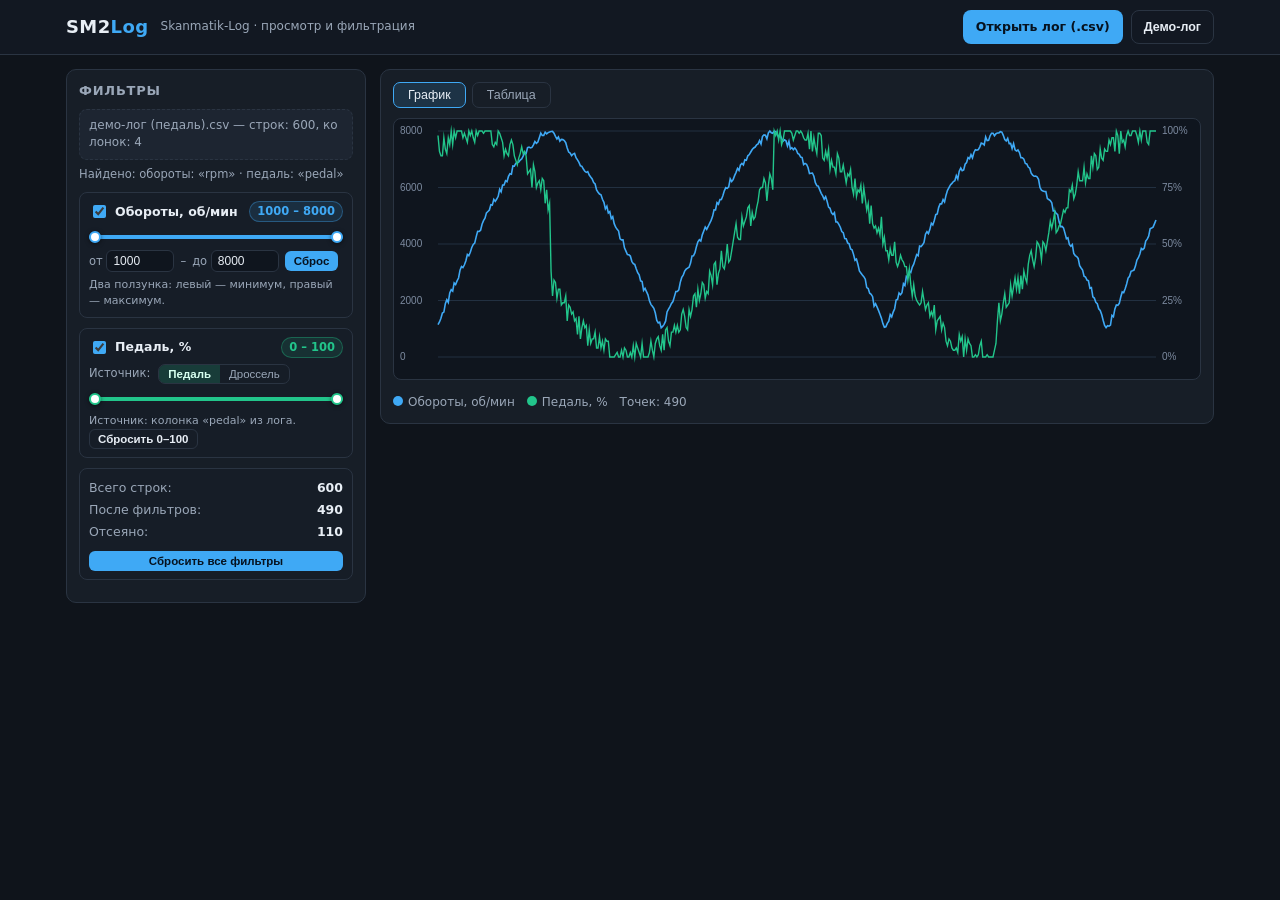
<file: index.html>
<!DOCTYPE html>
<html lang="ru">
<head>
<meta charset="UTF-8" />
<meta name="viewport" content="width=device-width, initial-scale=1.0" />
<title>Skanmatik Log — просмотр логов</title>
<link rel="stylesheet" href="styles.css" />
</head>
<body>
<header class="topbar">
  <div class="topbar-inner">
    <div class="logo">SM2<span>Log</span></div>
    <div class="topbar-sub">Skanmatik-Log · просмотр и фильтрация</div>
    <div class="topbar-actions">
      <label class="btn file-btn">
        Открыть лог (.csv)
        <input type="file" id="fileInput" accept=".csv,.txt,.tsv,.log" hidden />
      </label>
      <button class="btn ghost" id="demoBtn" type="button">Демо-лог</button>
    </div>
  </div>
</header>

<main class="layout">
  <aside class="panel filters">
    <div class="panel-title">Фильтры</div>

    <div class="file-info" id="fileInfo">Лог не загружен</div>
    <div class="detected" id="detectedInfo"></div>

    <!-- Обороты: двойной компактный ползунок 1000–8000 + ручные поля -->
    <section class="filter-block" id="rpmBlock">
      <div class="filter-head">
        <label class="check">
          <input type="checkbox" id="rpmEnabled" checked />
          <span>Обороты, об/мин</span>
        </label>
        <span class="range-label" id="rpmLabel">1000 – 8000</span>
      </div>

      <div class="dual compact" id="rpmDual">
        <div class="dual-track"></div>
        <div class="dual-fill" id="rpmFill"></div>
        <input type="range" id="rpmMin" min="1000" max="8000" step="50" value="1000" />
        <input type="range" id="rpmMax" min="1000" max="8000" step="50" value="8000" />
      </div>

      <div class="manual-row">
        <label>от <input type="number" id="rpmMinNum" min="1000" max="8000" step="50" value="1000" /></label>
        <span class="dash">–</span>
        <label>до <input type="number" id="rpmMaxNum" min="1000" max="8000" step="50" value="8000" /></label>
        <button class="btn tiny" id="rpmReset" type="button" title="Сбросить 1000–8000">Сброс</button>
      </div>
      <div class="hint">Два ползунка: левый — минимум, правый — максимум.</div>
    </section>

    <!-- Педаль / Дроссель: один двойной компактный ползунок 0–100, без полей ввода -->
    <section class="filter-block" id="thrBlock">
      <div class="filter-head">
        <label class="check">
          <input type="checkbox" id="thrEnabled" checked />
          <span id="thrTitle">Дроссель, %</span>
        </label>
        <span class="range-label" id="thrLabel">0 – 100</span>
      </div>

      <div class="thr-source" id="thrSourceRow" hidden>
        <span>Источник:</span>
        <div class="seg" id="thrSeg">
          <button type="button" data-src="pedal" class="active">Педаль</button>
          <button type="button" data-src="throttle">Дроссель</button>
        </div>
      </div>

      <div class="dual compact" id="thrDual">
        <div class="dual-track"></div>
        <div class="dual-fill" id="thrFill"></div>
        <input type="range" id="thrMin" min="0" max="100" step="1" value="0" />
        <input type="range" id="thrMax" min="0" max="100" step="1" value="100" />
      </div>

      <div class="hint" id="thrHint">Ползунок по колонке из лога.</div>
      <button class="btn tiny ghost-btn" id="thrReset" type="button">Сбросить 0–100</button>
    </section>

    <section class="filter-block stats">
      <div class="stat-row"><span>Всего строк:</span><b id="statTotal">0</b></div>
      <div class="stat-row"><span>После фильтров:</span><b id="statFiltered">0</b></div>
      <div class="stat-row"><span>Отсеяно:</span><b id="statCut">0</b></div>
      <button class="btn tiny" id="resetAll" type="button">Сбросить все фильтры</button>
    </section>
  </aside>

  <section class="panel content">
    <div class="tabs">
      <button class="tab active" data-tab="chart" type="button">График</button>
      <button class="tab" data-tab="table" type="button">Таблица</button>
    </div>
    <div class="tab-body" id="tab-chart">
      <canvas id="chart" height="260"></canvas>
      <div class="legend" id="legend"></div>
    </div>
    <div class="tab-body hidden" id="tab-table">
      <div class="table-wrap">
        <table id="grid">
          <thead><tr id="gridHead"></tr></thead>
          <tbody id="gridBody"></tbody>
        </table>
      </div>
      <div class="table-foot" id="tableFoot"></div>
    </div>
  </section>
</main>

<script src="app.js"></script>
</body>
</html>
</file>
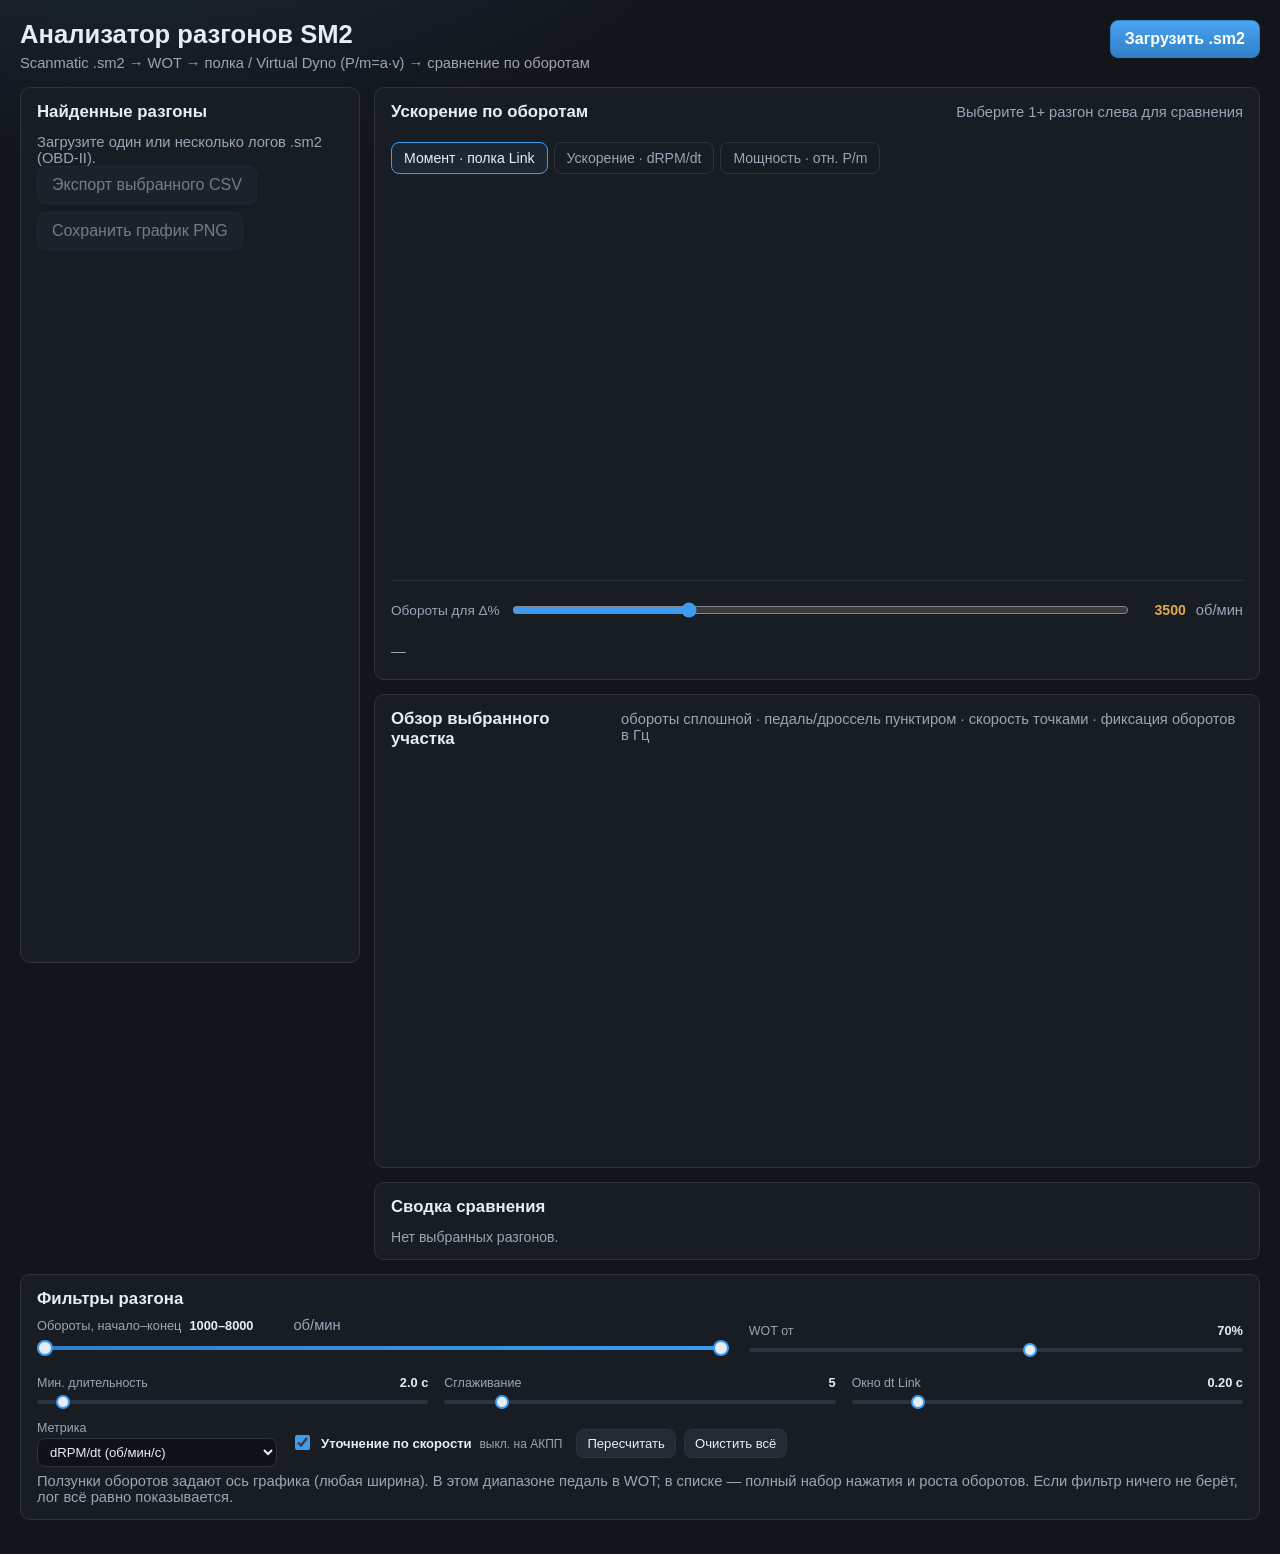
<file: ScanmaticAccelAnalyzer/index.html>
<!DOCTYPE html>
<html lang="ru">
<head>
  <meta charset="UTF-8" />
  <meta name="viewport" content="width=device-width, initial-scale=1" />
  <title>Анализатор разгонов — Scanmatic SM2</title>
  <link rel="stylesheet" href="styles.css?v=7" />
  <script src="vendor/chart.umd.min.js"></script>
  <script src="sm2.js?v=34"></script>
</head>
<body>
  <div class="app">
    <header class="header">
      <div>
        <h1>Анализатор разгонов SM2</h1>
        <p class="subtitle">Scanmatic .sm2 → WOT → полка / Virtual Dyno (P/m=a·v) → сравнение по оборотам</p>
      </div>
      <label class="btn primary file-btn">
        Загрузить .sm2
        <input type="file" id="fileInput" accept=".sm2,.csv,application/octet-stream" multiple hidden />
      </label>
    </header>

    <section class="layout">
      <aside class="panel pulls">
        <h2>Найденные разгоны</h2>
        <div id="pullList" class="pull-list empty">Загрузите один или несколько логов .sm2 (OBD-II).</div>
        <div class="actions sticky">
          <button type="button" class="btn" id="exportBtn" disabled>Экспорт выбранного CSV</button>
          <button type="button" class="btn" id="pngBtn" disabled>Сохранить график PNG</button>
        </div>
      </aside>

      <main class="charts">
        <section class="panel chart-panel">
          <div class="chart-head">
            <h2>Ускорение по оборотам</h2>
            <span class="muted" id="compareHint">Выберите 1+ разгон слева для сравнения</span>
          </div>
          <div class="tabs" role="tablist" aria-label="Метод ускорения">
            <button type="button" class="tab active" data-accel-tab="link" role="tab" aria-selected="true">Момент · полка Link</button>
            <button type="button" class="tab" data-accel-tab="classic" role="tab" aria-selected="false">Ускорение · dRPM/dt</button>
            <button type="button" class="tab" data-accel-tab="dyno" role="tab" aria-selected="false">Мощность · отн. P/m</button>
          </div>
          <div class="tab-panels">
            <div class="tab-panel active" id="panelLink" data-accel-panel="link" role="tabpanel">
              <canvas id="accelChartLink"></canvas>
            </div>
            <div class="tab-panel" id="panelClassic" data-accel-panel="classic" role="tabpanel" hidden>
              <canvas id="accelChartClassic"></canvas>
            </div>
            <div class="tab-panel" id="panelDyno" data-accel-panel="dyno" role="tabpanel" hidden>
              <canvas id="accelChartDyno"></canvas>
            </div>
          </div>
          <div class="delta-bar" id="deltaBar">
            <div class="delta-slider-row">
              <label for="deltaRpm">Обороты для Δ%</label>
              <input type="range" id="deltaRpm" min="2000" max="7500" step="250" value="3500" />
              <strong id="deltaRpmLabel">3500</strong>
              <span class="muted">об/мин</span>
            </div>
            <div id="deltaReadout" class="delta-readout muted"><span class="muted">—</span></div>
          </div>
        </section>
        <section class="panel chart-panel">
          <div class="chart-head">
            <h2>Обзор выбранного участка</h2>
            <span class="muted" id="overviewHint">обороты сплошной · педаль/дроссель пунктиром · скорость точками · фиксация оборотов в Гц</span>
          </div>
          <canvas id="overviewChart"></canvas>
        </section>
        <section class="panel stats" id="statsPanel">
          <h2>Сводка сравнения</h2>
          <div id="statsTable" class="stats-table muted">Нет выбранных разгонов.</div>
        </section>
      </main>
    </section>

    <section class="panel settings">
      <h2>Фильтры разгона</h2>
      <div class="filters-compact">
        <div class="dual">
          <div class="dual-head">
            <span>Обороты, начало–конец</span>
            <strong id="rpmRangeLabel">1000–8000</strong>
            <span class="muted">об/мин</span>
          </div>
          <div class="dual-range" aria-label="Начало и конец оборотов">
            <div class="dual-rail"><div class="dual-fill" id="rpmFill"></div></div>
            <input type="range" id="rpmMin" min="1000" max="8000" step="100" value="1000" />
            <input type="range" id="rpmMax" min="1000" max="8000" step="100" value="8000" />
          </div>
        </div>
        <label class="slide">
          <span class="slide-head">WOT от <strong id="wotFloorLabel">70%</strong></span>
          <input type="range" id="wotFloor" min="30" max="100" step="1" value="70" />
        </label>
      </div>
      <div class="settings-sliders">
        <label class="slide">
          <span class="slide-head">Мин. длительность <strong id="minDurationLabel">2.0 с</strong></span>
          <input type="range" id="minDuration" min="0.5" max="30" step="0.1" value="2" />
        </label>
        <label class="slide">
          <span class="slide-head">Сглаживание <strong id="smoothWindowLabel">5</strong></span>
          <input type="range" id="smoothWindow" min="1" max="31" step="2" value="5" />
        </label>
        <label class="slide">
          <span class="slide-head">Окно dt Link <strong id="dtWindowLabel">0.20 с</strong></span>
          <input type="range" id="dtWindow" min="0.05" max="1" step="0.05" value="0.2" />
        </label>
      </div>
      <div class="settings-bar">
        <label class="metric-mini">
          Метрика
          <select id="metric">
            <option value="rpm_accel">dRPM/dt (об/мин/с)</option>
            <option value="vehicle_accel">Ускорение авто (если есть скорость)</option>
          </select>
        </label>
        <label class="check-row" title="На механике RPM ∝ скорости. На АКПП гидротрансформатор проскальзывает — снимите галочку.">
          <input type="checkbox" id="speedLock" checked />
          <span>
            <strong>Уточнение по скорости</strong>
            <span class="muted">выкл. на АКПП</span>
          </span>
        </label>
        <div class="actions">
          <button type="button" class="btn" id="reanalyzeBtn">Пересчитать</button>
          <button type="button" class="btn" id="clearBtn">Очистить всё</button>
        </div>
      </div>
      <p class="hint" id="columnHint">Ползунки оборотов задают ось графика (любая ширина). В этом диапазоне педаль в WOT; в списке — полный набор нажатия и роста оборотов. Если фильтр ничего не берёт, лог всё равно показывается.</p>
    </section>

    <section class="panel" id="columnMapPanel" hidden>
      <h2>Назначение колонок</h2>
      <div class="grid" id="columnMap"></div>
    </section>
  </div>

  <script src="app.js?v=67"></script>
</body>
</html>
</file>
<file: styles.css>
:root {
  --bg: #0f141b;
  --panel: #171e27;
  --panel2: #1d2531;
  --line: #2a3442;
  --txt: #e8eef5;
  --muted: #9aa7b8;
  --accent: #3fa9f5;
  --accent2: #22c58b;
  --radius: 10px;
}

* { box-sizing: border-box; }

body {
  margin: 0;
  background: var(--bg);
  color: var(--txt);
  font: 13px/1.45 "Segoe UI", system-ui, -apple-system, Roboto, Arial, sans-serif;
}

.topbar {
  border-bottom: 1px solid var(--line);
  background: #121822;
  position: sticky;
  top: 0;
  z-index: 10;
}

.topbar-inner {
  max-width: 1180px;
  margin: 0 auto;
  padding: 10px 16px;
  display: flex;
  align-items: center;
  gap: 12px;
}

.logo {
  font-weight: 800;
  font-size: 18px;
  letter-spacing: 0.4px;
}

.logo span { color: var(--accent); }

.topbar-sub {
  color: var(--muted);
  font-size: 12px;
}

.topbar-actions {
  margin-left: auto;
  display: flex;
  gap: 8px;
}

.btn {
  background: var(--accent);
  border: 1px solid transparent;
  color: #06121f;
  font-weight: 700;
  border-radius: 8px;
  padding: 7px 12px;
  cursor: pointer;
  font-size: 12.5px;
}

.btn.ghost, .btn.ghost-btn {
  background: transparent;
  color: var(--txt);
  border-color: var(--line);
}

.btn.tiny {
  padding: 3px 8px;
  font-size: 11.5px;
  border-radius: 6px;
}

.file-btn input { display: none; }

.layout {
  max-width: 1180px;
  margin: 0 auto;
  padding: 14px 16px 30px;
  display: grid;
  grid-template-columns: 300px 1fr;
  gap: 14px;
  align-items: start;
}

.panel {
  background: var(--panel);
  border: 1px solid var(--line);
  border-radius: var(--radius);
  padding: 12px;
}

.panel-title {
  font-weight: 800;
  font-size: 13px;
  margin-bottom: 8px;
  text-transform: uppercase;
  letter-spacing: 0.06em;
  color: var(--muted);
}

.file-info {
  background: var(--panel2);
  border: 1px dashed var(--line);
  border-radius: 8px;
  padding: 7px 9px;
  font-size: 12px;
  color: var(--muted);
  margin-bottom: 6px;
  word-break: break-all;
}

.detected {
  font-size: 11.5px;
  color: var(--muted);
  margin-bottom: 10px;
  min-height: 16px;
}

.filter-block {
  border: 1px solid var(--line);
  border-radius: 8px;
  padding: 8px 9px;
  margin-bottom: 10px;
  background: #161d27;
}

.filter-head {
  display: flex;
  align-items: center;
  justify-content: space-between;
  gap: 8px;
  margin-bottom: 6px;
}

.check {
  display: flex;
  align-items: center;
  gap: 6px;
  font-weight: 700;
  font-size: 12.5px;
  cursor: pointer;
}

.check input { accent-color: var(--accent); }

.range-label {
  font-size: 11.5px;
  font-weight: 700;
  color: var(--accent);
  background: rgba(63, 169, 245, 0.12);
  border: 1px solid rgba(63, 169, 245, 0.35);
  padding: 1px 7px;
  border-radius: 20px;
  white-space: nowrap;
}

#thrLabel {
  color: var(--accent2);
  background: rgba(34, 197, 139, 0.12);
  border-color: rgba(34, 197, 139, 0.35);
}

/* ===== Компактные двойные ползунки ===== */
.dual.compact {
  position: relative;
  height: 18px;
  margin: 2px 0 4px;
}

.dual.compact .dual-track,
.dual.compact .dual-fill {
  position: absolute;
  top: 7px;
  height: 4px;
  border-radius: 4px;
}

.dual.compact .dual-track {
  left: 0;
  right: 0;
  background: #2c3746;
}

.dual.compact .dual-fill {
  background: linear-gradient(90deg, var(--accent), var(--accent2));
  pointer-events: none;
}

#thrDual .dual-fill {
  background: var(--accent2);
}

#rpmDual .dual-fill {
  background: var(--accent);
}

.dual.compact input[type="range"] {
  position: absolute;
  left: 0;
  top: 0;
  width: 100%;
  height: 18px;
  margin: 0;
  background: transparent;
  -webkit-appearance: none;
  appearance: none;
  pointer-events: none;
}

.dual.compact input[type="range"]::-webkit-slider-runnable-track {
  background: transparent;
  height: 18px;
}

.dual.compact input[type="range"]::-webkit-slider-thumb {
  -webkit-appearance: none;
  appearance: none;
  pointer-events: auto;
  width: 12px;
  height: 12px;
  margin-top: 3px;
  border-radius: 50%;
  background: #fff;
  border: 2px solid var(--accent);
  cursor: ew-resize;
  box-shadow: 0 1px 4px rgba(0, 0, 0, 0.5);
}

#thrDual input[type="range"]::-webkit-slider-thumb {
  border-color: var(--accent2);
}

.dual.compact input[type="range"]::-moz-range-track {
  background: transparent;
}

.dual.compact input[type="range"]::-moz-range-thumb {
  pointer-events: auto;
  width: 9px;
  height: 9px;
  border-radius: 50%;
  background: #fff;
  border: 2px solid var(--accent);
  cursor: ew-resize;
}

#thrDual input[type="range"]::-moz-range-thumb {
  border-color: var(--accent2);
}

.manual-row {
  display: flex;
  align-items: center;
  gap: 6px;
  font-size: 11.5px;
  color: var(--muted);
}

.manual-row input[type="number"] {
  width: 68px;
  background: #0f151e;
  border: 1px solid var(--line);
  color: var(--txt);
  border-radius: 6px;
  padding: 3px 6px;
  font-size: 12px;
}

.dash { color: var(--muted); }

.hint {
  font-size: 11px;
  color: var(--muted);
  margin-top: 5px;
}

.thr-source {
  display: flex;
  align-items: center;
  gap: 8px;
  font-size: 11.5px;
  color: var(--muted);
  margin-bottom: 6px;
}

.seg {
  display: inline-flex;
  border: 1px solid var(--line);
  border-radius: 7px;
  overflow: hidden;
}

.seg button {
  background: transparent;
  border: 0;
  color: var(--muted);
  font-size: 11.5px;
  padding: 3px 9px;
  cursor: pointer;
}

.seg button.active {
  background: rgba(34, 197, 139, 0.18);
  color: #d7fff0;
  font-weight: 700;
}

.stats .stat-row {
  display: flex;
  justify-content: space-between;
  font-size: 12.5px;
  padding: 2px 0;
  color: var(--muted);
}

.stats .stat-row b { color: var(--txt); }

.stats .btn { margin-top: 8px; width: 100%; }

.tabs {
  display: flex;
  gap: 6px;
  margin-bottom: 10px;
}

.tab {
  background: transparent;
  border: 1px solid var(--line);
  color: var(--muted);
  padding: 5px 14px;
  border-radius: 7px;
  cursor: pointer;
  font-size: 12.5px;
}

.tab.active {
  background: rgba(63, 169, 245, 0.15);
  color: var(--txt);
  border-color: var(--accent);
}

.hidden { display: none; }

#chart {
  width: 100%;
  background: #0f151e;
  border: 1px solid var(--line);
  border-radius: 8px;
}

.legend {
  display: flex;
  gap: 12px;
  margin-top: 8px;
  font-size: 12px;
  color: var(--muted);
  flex-wrap: wrap;
}

.dot {
  display: inline-block;
  width: 10px;
  height: 10px;
  border-radius: 50%;
  margin-right: 5px;
}

.table-wrap {
  max-height: 520px;
  overflow: auto;
  border: 1px solid var(--line);
  border-radius: 8px;
}

table {
  width: 100%;
  border-collapse: collapse;
  font-size: 12px;
}

th, td {
  padding: 5px 8px;
  border-bottom: 1px solid #222c3a;
  text-align: right;
  white-space: nowrap;
}

th {
  position: sticky;
  top: 0;
  background: #1c2431;
  text-align: right;
}

td.out { opacity: 0.32; }

.table-foot {
  margin-top: 8px;
  color: var(--muted);
  font-size: 12px;
}

@media (max-width: 900px) {
  .layout { grid-template-columns: 1fr; }
}
</file>
<file: ScanmaticAccelAnalyzer/styles.css>
:root {
  --bg: #12151a;
  --panel: #1a1f27;
  --border: #2c3440;
  --text: #e8edf4;
  --muted: #9aa6b5;
  --accent: #3d9cf0;
  --accent-2: #2bb673;
  --danger: #e35d5d;
  --warn: #e0a84a;
  --radius: 10px;
  --font: "Segoe UI", "Tahoma", sans-serif;
}

* { box-sizing: border-box; }

body {
  margin: 0;
  font-family: var(--font);
  background: radial-gradient(1200px 600px at 10% -10%, #1d2a3a 0%, var(--bg) 55%);
  color: var(--text);
  min-height: 100vh;
}

.app {
  max-width: 1400px;
  margin: 0 auto;
  padding: 20px;
}

.header {
  display: flex;
  justify-content: space-between;
  align-items: flex-start;
  gap: 16px;
  margin-bottom: 16px;
}

h1 {
  margin: 0 0 6px;
  font-size: 1.6rem;
  font-weight: 650;
}

h2 {
  margin: 0 0 12px;
  font-size: 1.05rem;
  font-weight: 600;
}

.subtitle, .muted, .hint {
  color: var(--muted);
  margin: 0;
  font-size: 0.92rem;
}

.panel {
  background: color-mix(in srgb, var(--panel) 92%, black);
  border: 1px solid var(--border);
  border-radius: var(--radius);
  padding: 14px 16px;
  margin-bottom: 14px;
}

.settings .grid,
#columnMap.grid {
  display: grid;
  grid-template-columns: repeat(auto-fit, minmax(180px, 1fr));
  gap: 12px;
  align-items: end;
}

label {
  display: flex;
  flex-direction: column;
  gap: 6px;
  font-size: 0.85rem;
  color: var(--muted);
}

input, select, button, .btn {
  font: inherit;
}

input, select {
  background: #0f1318;
  color: var(--text);
  border: 1px solid var(--border);
  border-radius: 8px;
  padding: 8px 10px;
}

.btn {
  display: inline-flex;
  align-items: center;
  justify-content: center;
  gap: 8px;
  padding: 9px 14px;
  border-radius: 8px;
  border: 1px solid var(--border);
  background: #232a34;
  color: var(--text);
  cursor: pointer;
  text-decoration: none;
}

.btn:hover { border-color: #4a5668; }
.btn:disabled { opacity: 0.45; cursor: not-allowed; }
.btn.primary {
  background: linear-gradient(180deg, #4aa3f3, #2f7fc7);
  border-color: #2f7fc7;
  color: #fff;
  font-weight: 600;
}

.actions {
  display: flex;
  flex-wrap: wrap;
  gap: 8px;
  align-items: center;
}

.layout {
  display: grid;
  grid-template-columns: 340px 1fr;
  gap: 14px;
}

.pulls { position: sticky; top: 12px; max-height: calc(100vh - 24px); overflow: auto; }
.pull-list { display: flex; flex-direction: column; gap: 3px; }
.pull-list.empty { color: var(--muted); font-size: 0.92rem; }

.pull-note {
  color: var(--warn);
  font-size: 0.78rem;
  line-height: 1.35;
  padding: 6px 4px 8px;
}

.pull-btn {
  appearance: none;
  display: flex;
  align-items: center;
  justify-content: space-between;
  gap: 6px;
  width: 100%;
  margin: 0;
  padding: 3px 7px;
  border: 1px solid color-mix(in srgb, var(--pull-c) 55%, #2c3440);
  border-radius: 4px;
  background: color-mix(in srgb, var(--pull-c) 22%, #12151a);
  color: var(--text);
  cursor: pointer;
  font: inherit;
  font-size: 0.78rem;
  line-height: 1.2;
  opacity: 0.42;
  transition: opacity 0.12s ease, border-color 0.12s ease, background 0.12s ease;
}

.pull-btn:hover { opacity: 0.75; }

.pull-btn.active {
  opacity: 1;
  border-color: var(--pull-c);
  background: color-mix(in srgb, var(--pull-c) 38%, #12151a);
  box-shadow: inset 3px 0 0 var(--pull-c);
}

.pull-btn .pull-name {
  flex: 1 1 auto;
  min-width: 0;
  overflow: hidden;
  text-overflow: ellipsis;
  white-space: nowrap;
  text-align: left;
}

.pull-btn .pull-rpm {
  flex: 0 0 auto;
  font-variant-numeric: tabular-nums;
  opacity: 0.9;
}

.chart-panel {
  min-height: 420px;
}

.chart-panel canvas {
  width: 100% !important;
  height: 380px !important;
}

.delta-bar {
  margin-top: 12px;
  padding-top: 10px;
  border-top: 1px solid var(--border);
  display: flex;
  flex-direction: column;
  gap: 8px;
}

.delta-slider-row {
  display: flex;
  align-items: center;
  gap: 10px;
  flex-wrap: wrap;
  font-size: 0.88rem;
  color: var(--muted);
}

.delta-slider-row input[type="range"] {
  flex: 1;
  min-width: 160px;
  accent-color: var(--accent);
}

.delta-slider-row strong {
  color: var(--warn);
  min-width: 3.2em;
  text-align: right;
}

.delta-readout {
  display: flex;
  flex-wrap: wrap;
  gap: 8px 14px;
  align-items: center;
  min-height: 28px;
  font-size: 0.92rem;
}

.delta-chip {
  display: inline-flex;
  align-items: center;
  gap: 6px;
  padding: 4px 8px;
  border-radius: 6px;
  background: #151a22;
  border: 1px solid var(--border);
}

.delta-chip .swatch {
  display: inline-block;
  width: 12px;
  height: 12px;
  border-radius: 3px;
  flex-shrink: 0;
}

.delta-chip .delta-sep {
  color: var(--muted);
  font-size: 0.85rem;
}

.delta-chip .delta-pct {
  font-weight: 700;
  font-variant-numeric: tabular-nums;
  min-width: 3.6em;
}

.delta-chip .delta-pct.up { color: var(--accent-2); }
.delta-chip .delta-pct.down { color: var(--danger); }

.chart-delta-tip {
  position: absolute;
  z-index: 50;
  pointer-events: none;
  opacity: 0;
  transition: opacity 0.08s ease;
  display: flex;
  flex-direction: column;
  gap: 4px;
  padding: 6px;
  border-radius: 8px;
  background: rgba(18, 21, 26, 0.92);
  border: 1px solid var(--border);
  box-shadow: 0 6px 18px rgba(0, 0, 0, 0.35);
}

.chart-head {
  display: flex;
  justify-content: space-between;
  gap: 12px;
  align-items: baseline;
  margin-bottom: 8px;
}

.tabs {
  display: flex;
  gap: 6px;
  margin-bottom: 10px;
  flex-wrap: wrap;
}

.tab {
  appearance: none;
  border: 1px solid var(--border);
  background: transparent;
  color: var(--muted);
  padding: 7px 12px;
  border-radius: 8px;
  cursor: pointer;
  font: inherit;
  font-size: 0.88rem;
}

.tab:hover {
  color: var(--text);
  border-color: #3a4a5e;
}

.tab.active {
  color: var(--text);
  background: #1c2736;
  border-color: #3d9cf0;
}

.tab-panels {
  position: relative;
}

.tab-panel[hidden] {
  display: none !important;
}

.stats-table {
  width: 100%;
  border-collapse: collapse;
  font-size: 0.88rem;
}

.stats-table table {
  width: 100%;
  border-collapse: collapse;
}

.stats-table th, .stats-table td {
  border-bottom: 1px solid var(--border);
  text-align: left;
  padding: 8px 6px;
}

.stats-table th { color: var(--muted); font-weight: 560; }

.best { color: var(--accent-2); font-weight: 650; }

.filters-compact {
  display: grid;
  grid-template-columns: 1.4fr 1fr;
  gap: 8px 20px;
  margin-bottom: 12px;
  align-items: end;
}

.filters-main {
  grid-template-columns: 1fr 1fr;
  margin-bottom: 10px;
}

.dual {
  min-width: 0;
}

.settings-sliders {
  display: grid;
  grid-template-columns: repeat(3, minmax(0, 1fr));
  gap: 6px 16px;
  margin-bottom: 8px;
  padding-top: 2px;
}

.slide {
  display: flex;
  flex-direction: column;
  gap: 0;
  font-size: 0.78rem;
  color: var(--muted);
}

.slide-head {
  display: flex;
  align-items: baseline;
  justify-content: space-between;
  gap: 8px;
  line-height: 1.2;
}

.slide-head strong {
  color: var(--text);
  font-variant-numeric: tabular-nums;
  font-size: 0.8rem;
}

.slide input[type="range"] {
  width: 100%;
  height: 22px;
  margin: 0;
  padding: 0;
  border: 0;
  background: transparent;
  accent-color: var(--accent);
  -webkit-appearance: none;
  appearance: none;
}

.slide input[type="range"]::-webkit-slider-runnable-track {
  height: 4px;
  border-radius: 4px;
  background: #2a3340;
}

.slide input[type="range"]::-webkit-slider-thumb {
  -webkit-appearance: none;
  appearance: none;
  width: 14px;
  height: 14px;
  border-radius: 50%;
  background: #e8edf4;
  border: 2px solid #3d9cf0;
  margin-top: -5px;
  cursor: grab;
}

.slide input[type="range"]::-moz-range-track {
  height: 4px;
  border-radius: 4px;
  background: #2a3340;
}

.slide input[type="range"]::-moz-range-thumb {
  width: 14px;
  height: 14px;
  border-radius: 50%;
  background: #e8edf4;
  border: 2px solid #3d9cf0;
  cursor: grab;
}

.settings-bar {
  display: flex;
  flex-wrap: wrap;
  align-items: center;
  gap: 8px 14px;
  margin-bottom: 6px;
}

.metric-mini {
  flex: 0 1 240px;
  min-width: 180px;
  gap: 3px;
  font-size: 0.78rem;
}

.metric-mini select {
  padding: 5px 8px;
  font-size: 0.82rem;
}

.settings-bar .btn {
  padding: 6px 10px;
  font-size: 0.82rem;
}

.settings h2 {
  margin-bottom: 8px;
}

.check-row {
  flex-direction: row !important;
  align-items: center;
  gap: 8px;
  cursor: pointer;
  margin: 0;
}

.check-row input[type="checkbox"] {
  margin-top: 0;
  width: 15px;
  height: 15px;
  accent-color: var(--accent);
  flex: 0 0 auto;
}

.check-row strong {
  color: var(--text);
  font-size: 0.82rem;
}

.check-row .muted {
  display: inline;
  font-size: 0.75rem;
  margin-top: 0;
  margin-left: 4px;
}

.dual-head {
  display: flex;
  align-items: baseline;
  gap: 8px;
  font-size: 0.8rem;
  color: var(--muted);
  line-height: 1.2;
}

.dual-head strong {
  color: var(--text);
  font-variant-numeric: tabular-nums;
  min-width: 7.5em;
}

.dual-range {
  position: relative;
  height: 26px;
  isolation: isolate;
}

.dual-rail {
  position: absolute;
  left: 0;
  right: 0;
  top: 11px;
  height: 4px;
  border-radius: 4px;
  background: #2a3340;
  pointer-events: none;
}

.dual-fill {
  position: absolute;
  top: 0;
  height: 100%;
  border-radius: 4px;
  background: linear-gradient(90deg, #2f7fc7, #3d9cf0);
}

.dual-range input[type="range"] {
  position: absolute;
  inset: 0;
  width: 100%;
  margin: 0;
  background: none;
  pointer-events: none;
  appearance: none;
  -webkit-appearance: none;
  padding: 0;
  border: 0;
  z-index: 2;
}

.dual-range input[type="range"]:nth-of-type(1) { z-index: 3; }
.dual-range input[type="range"]:nth-of-type(2) { z-index: 4; }
.dual-range input[type="range"].dual-top { z-index: 6; }

.dual-range input[type="range"]::-webkit-slider-runnable-track {
  height: 4px;
  background: transparent;
}

.dual-range input[type="range"]::-webkit-slider-thumb {
  -webkit-appearance: none;
  appearance: none;
  pointer-events: auto;
  width: 16px;
  height: 16px;
  border-radius: 50%;
  background: #e8edf4;
  border: 2px solid #3d9cf0;
  margin-top: -6px;
  cursor: grab;
}

.dual-range input[type="range"]::-moz-range-track {
  height: 4px;
  background: transparent;
}

.dual-range input[type="range"]::-moz-range-thumb {
  pointer-events: auto;
  width: 16px;
  height: 16px;
  border-radius: 50%;
  background: #e8edf4;
  border: 2px solid #3d9cf0;
  cursor: grab;
}

@media (max-width: 960px) {
  .layout { grid-template-columns: 1fr; }
  .pulls { position: static; max-height: none; }
  .header { flex-direction: column; }
  .filters-compact,
  .filters-main,
  .settings-sliders {
    grid-template-columns: 1fr;
  }
}
</file>
